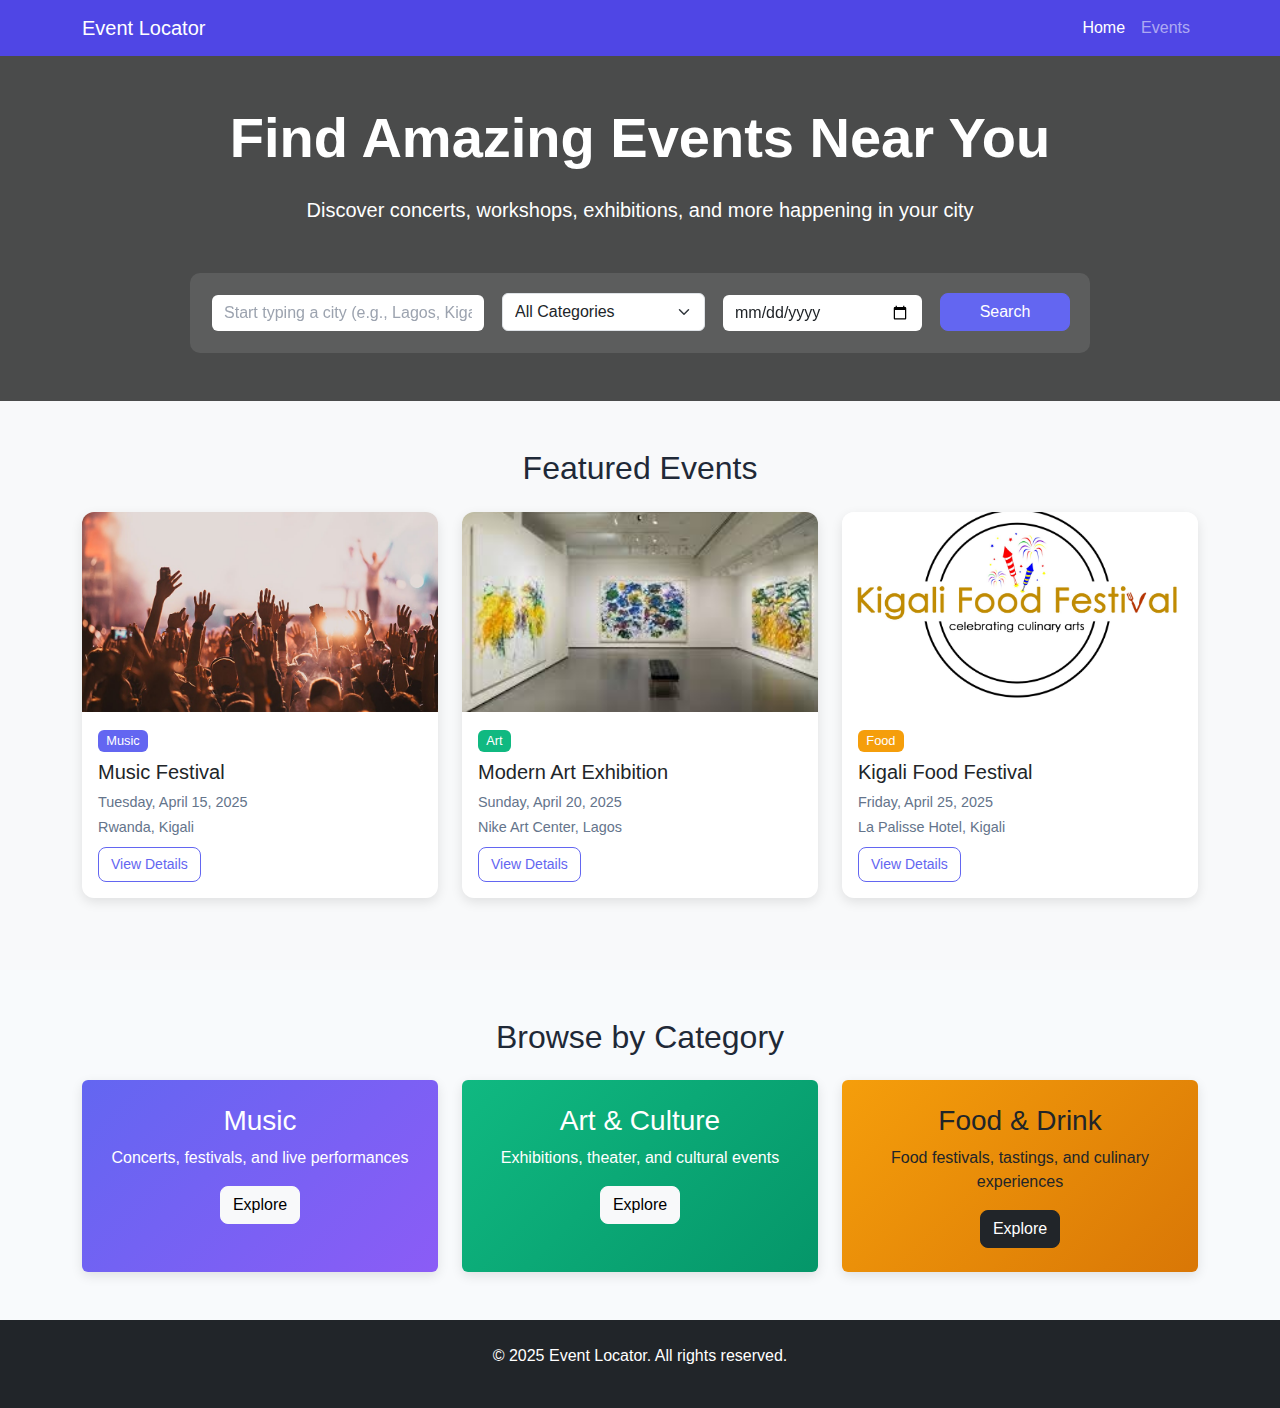
<file: index.html>
<!DOCTYPE html>
<html lang="en">
  <head>
    <meta charset="UTF-8" />
    <meta name="viewport" content="width=device-width, initial-scale=1.0" />
    <title>Event Locator - Find Events Near You</title>
    <!-- Bootstrap CSS -->
    <link
      href="https://cdn.jsdelivr.net/npm/bootstrap@5.3.0/dist/css/bootstrap.min.css"
      rel="stylesheet"
    />
    <!-- CSS Styling-->
    <link rel="stylesheet" href="css/styles.css" />
  </head>
  <body>
    <!-- Navigation -->
    <nav class="navbar navbar-expand-lg navbar-dark bg-primary">
      <div class="container">
        <a class="navbar-brand" href="index.html">Event Locator</a>
        <button
          class="navbar-toggler"
          type="button"
          data-bs-toggle="collapse"
          data-bs-target="#navbarNav"
        >
          <span class="navbar-toggler-icon"></span>
        </button>
        <div class="collapse navbar-collapse" id="navbarNav">
          <ul class="navbar-nav ms-auto">
            <li class="nav-item">
              <a class="nav-link active" href="index.html">Home</a>
            </li>
            <li class="nav-item">
              <a class="nav-link" href="events.html">Events</a>
            </li>
          </ul>
        </div>
      </div>
    </nav>

    <!-- Hero Section -->
    <header class="hero-section text-center py-5">
      <div class="container">
        <h1 class="display-4 mb-4">Find Amazing Events Near You</h1>
        <p class="lead mb-5">
          Discover concerts, workshops, exhibitions, and more happening in your
          city
        </p>

        <!-- Search Form -->
        <div class="search-container mx-auto">
          <form
            id="searchForm"
            action="events.html"
            class="row g-3 justify-content-center"
          >
            <div class="col-md-4">
              <input
                type="text"
                class="form-control"
                id="cityInput"
                placeholder="Start typing a city (e.g., Lagos, Kigali)"
                required
                autocomplete="off"
              />
            </div>
            <div class="col-md-3">
              <select class="form-select" id="categorySelect">
                <option value="">All Categories</option>
                <option value="music">Music</option>
                <option value="art">Art & Culture</option>
                <option value="food">Food & Drink</option>
                <option value="sports">Sports</option>
                <option value="technology">Technology</option>
              </select>
            </div>
            <div class="col-md-3">
              <input type="date" class="form-control" id="dateInput" />
            </div>
            <div class="col-md-2">
              <button type="submit" class="btn btn-primary w-100">
                Search
              </button>
            </div>
          </form>
        </div>
      </div>
    </header>

    <!-- Featured Events Section -->
    <section class="featured-events py-5 bg-light">
      <div class="container">
        <h2 class="text-center mb-4">Featured Events</h2>
        <div class="row" id="featuredEvents"></div>
      </div>
    </section>

    <!-- Categories Section -->
    <section class="categories-section py-5">
      <div class="container">
        <h2 class="text-center mb-4">Browse by Category</h2>
        <div class="row row-cols-1 row-cols-md-3 g-4 text-center">
          <div class="col">
            <div class="category-card p-4 rounded bg-primary text-white">
              <h3>Music</h3>
              <p>Concerts, festivals, and live performances</p>
              <a href="events.html?category=music" class="btn btn-light"
                >Explore</a
              >
            </div>
          </div>
          <div class="col">
            <div class="category-card p-4 rounded bg-success text-white">
              <h3>Art & Culture</h3>
              <p>Exhibitions, theater, and cultural events</p>
              <a href="events.html?category=art" class="btn btn-light"
                >Explore</a
              >
            </div>
          </div>
          <div class="col">
            <div class="category-card p-4 rounded bg-warning text-dark">
              <h3>Food & Drink</h3>
              <p>Food festivals, tastings, and culinary experiences</p>
              <a href="events.html?category=food" class="btn btn-dark"
                >Explore</a
              >
            </div>
          </div>
        </div>
      </div>
    </section>

    <!-- Footer -->
    <footer class="bg-dark text-white py-4">
      <div class="container text-center">
        <p>&copy; 2025 Event Locator. All rights reserved.</p>
      </div>
    </footer>

    <!-- Bootstrap JS Bundle with Popper -->
    <script src="https://cdn.jsdelivr.net/npm/bootstrap@5.3.0/dist/js/bootstrap.bundle.min.js"></script>
    <!-- JS -->
    <script src="js/data.js"></script>
    <script src="js/autocomplete.js"></script>
    <script src="js/app.js"></script>
  </body>
</html>
</file>
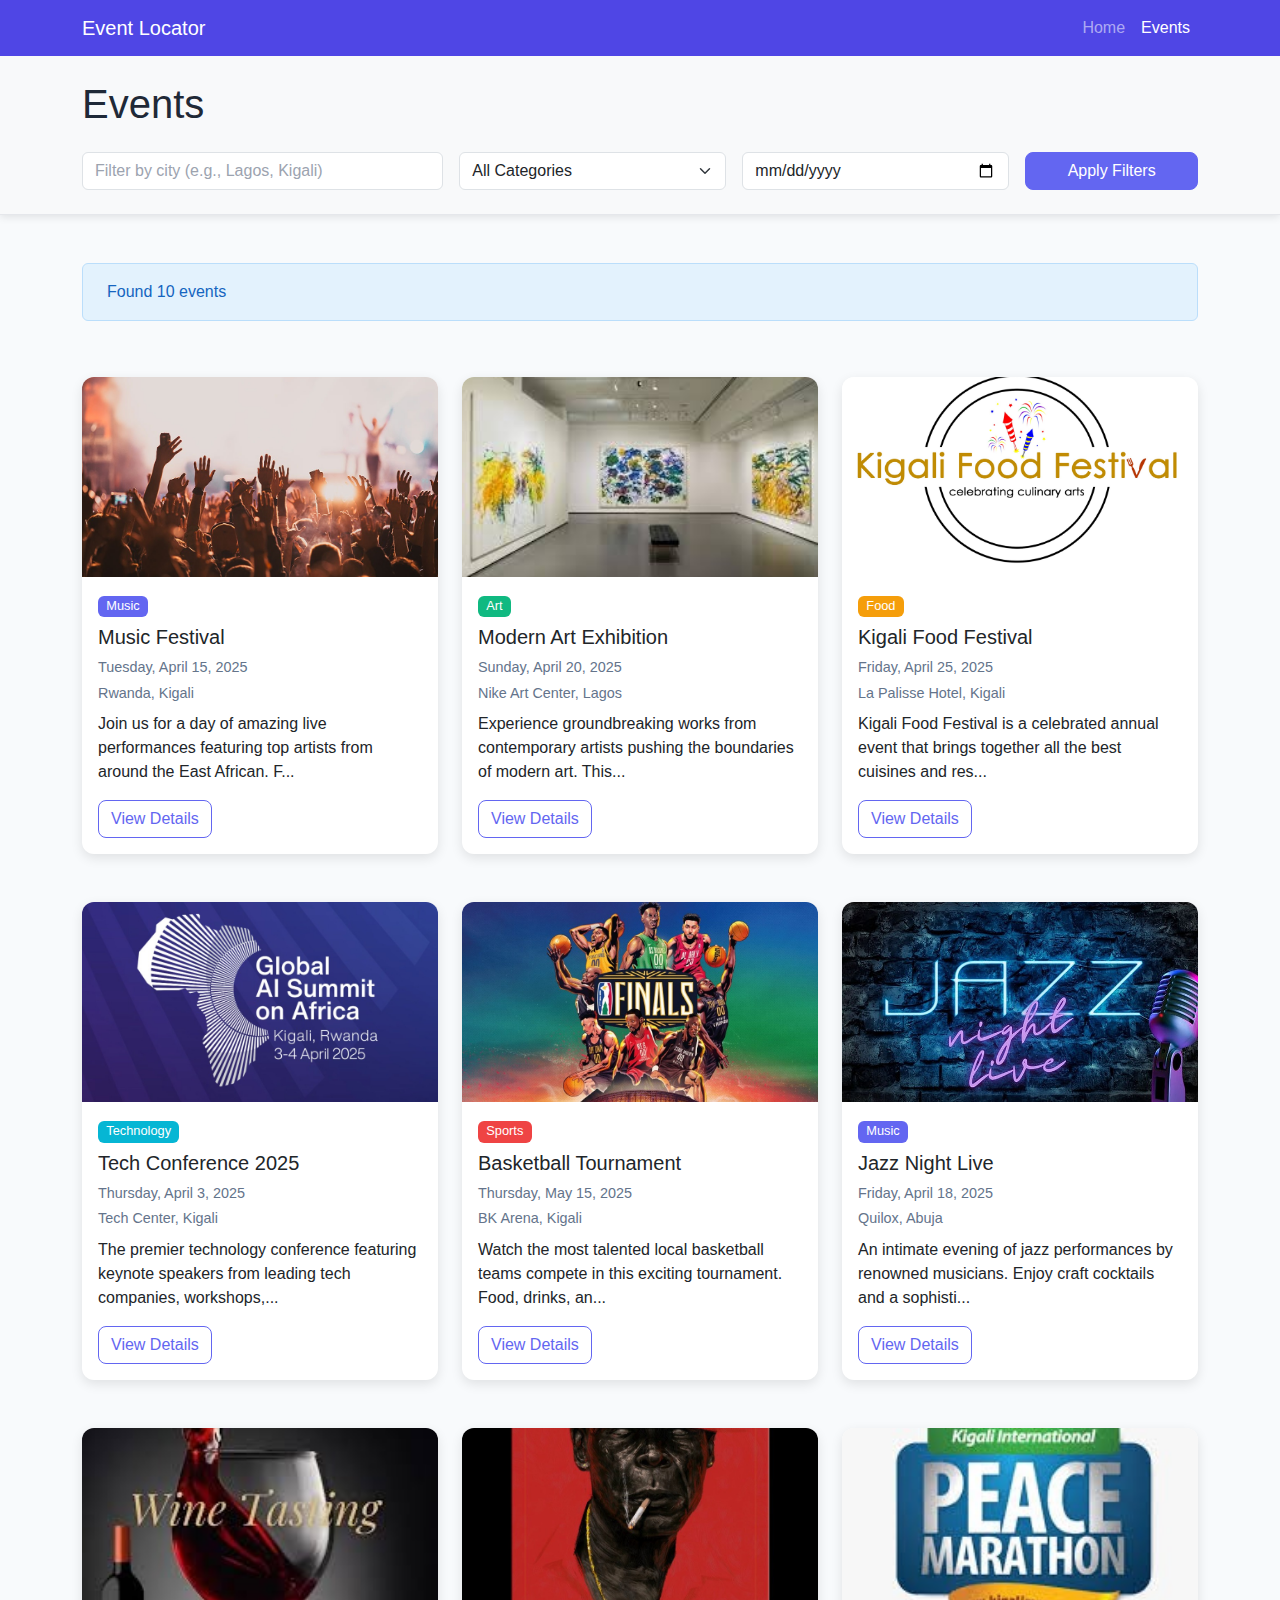
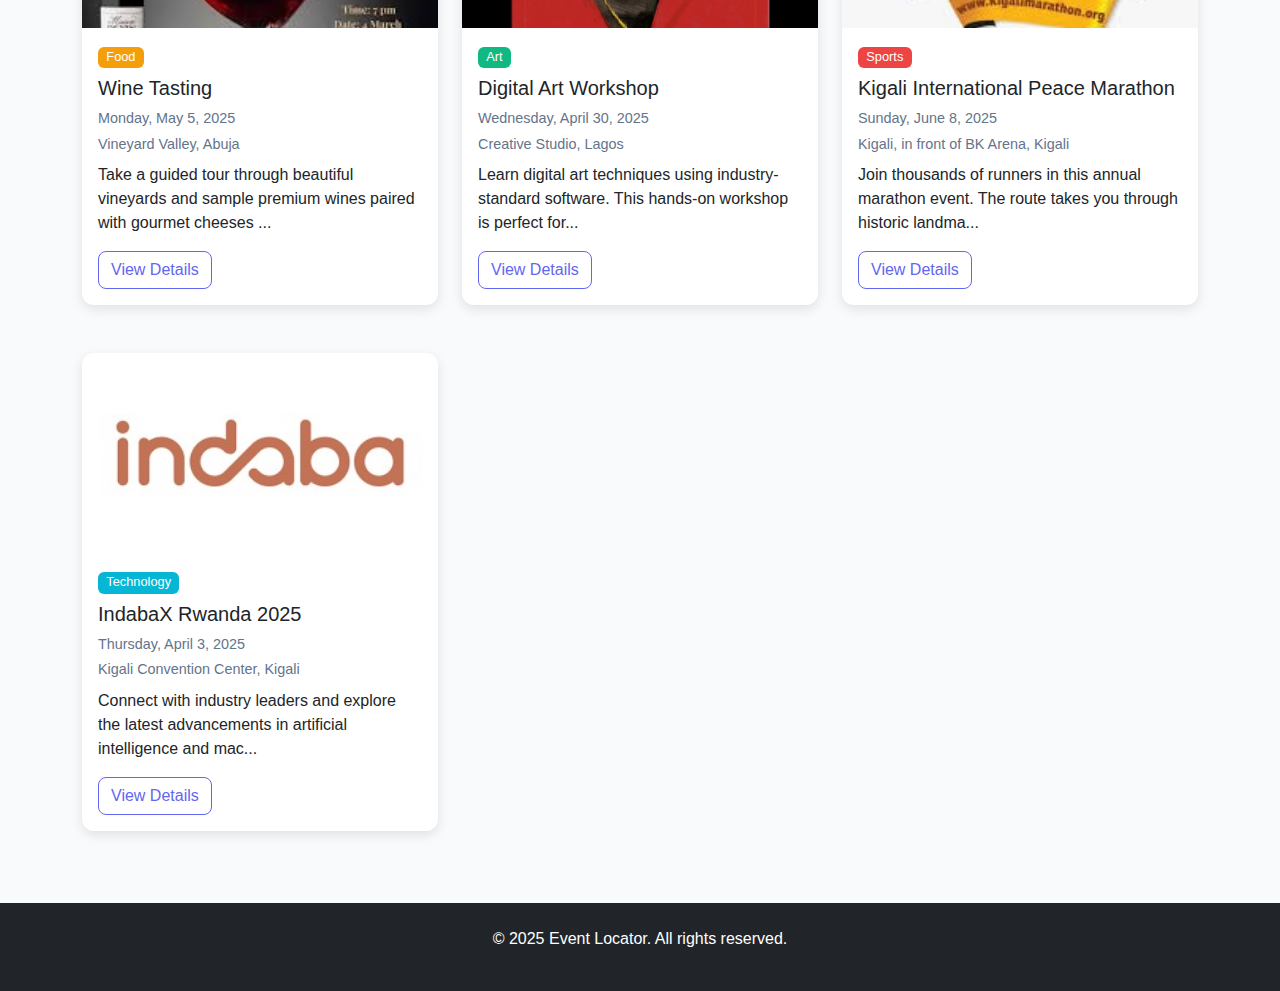
<file: event-details.html>
<!DOCTYPE html>
<html lang="en">
  <head>
    <meta charset="UTF-8" />
    <meta name="viewport" content="width=device-width, initial-scale=1.0" />
    <title>Event Details - Event Locator</title>
    <!-- Bootstrap CSS -->
    <link
      href="https://cdn.jsdelivr.net/npm/bootstrap@5.3.0/dist/css/bootstrap.min.css"
      rel="stylesheet"
    />
    <!-- CSS Styling -->
    <link rel="stylesheet" href="css/styles.css" />
  </head>
  <body>
    <!-- Navigation -->
    <nav class="navbar navbar-expand-lg navbar-dark bg-primary">
      <div class="container">
        <a class="navbar-brand" href="index.html">Event Locator</a>
        <button
          class="navbar-toggler"
          type="button"
          data-bs-toggle="collapse"
          data-bs-target="#navbarNav"
        >
          <span class="navbar-toggler-icon"></span>
        </button>
        <div class="collapse navbar-collapse" id="navbarNav">
          <ul class="navbar-nav ms-auto">
            <li class="nav-item">
              <a class="nav-link" href="index.html">Home</a>
            </li>
            <li class="nav-item">
              <a class="nav-link" href="events.html">Events</a>
            </li>
          </ul>
        </div>
      </div>
    </nav>

    <!-- Event Details Section -->
    <section class="event-details py-5" id="eventDetailsContainer">
      <div class="container">
        <nav aria-label="breadcrumb">
          <ol class="breadcrumb">
            <li class="breadcrumb-item"><a href="index.html">Home</a></li>
            <li class="breadcrumb-item"><a href="events.html">Events</a></li>
            <li class="breadcrumb-item active" id="eventBreadcrumb">
              Event Details
            </li>
          </ol>
        </nav>

        <div class="row" id="eventDetails"></div>
      </div>
    </section>

    <!-- Related Events Section -->
    <section class="related-events py-5 bg-light">
      <div class="container">
        <h2 class="mb-4">Related Events</h2>
        <div class="row row-cols-1 row-cols-md-3 g-4" id="relatedEvents"></div>
      </div>
    </section>

    <!-- Footer -->
    <footer class="bg-dark text-white py-4">
      <div class="container text-center">
        <p>&copy; 2025 Event Locator. All rights reserved.</p>
      </div>
    </footer>

    <!-- Bootstrap JS Bundle with Popper -->
    <script src="https://cdn.jsdelivr.net/npm/bootstrap@5.3.0/dist/js/bootstrap.bundle.min.js"></script>
    <!-- JS -->
    <script src="js/data.js"></script>
    <script src="js/event-details.js"></script>
  </body>
</html>
</file>
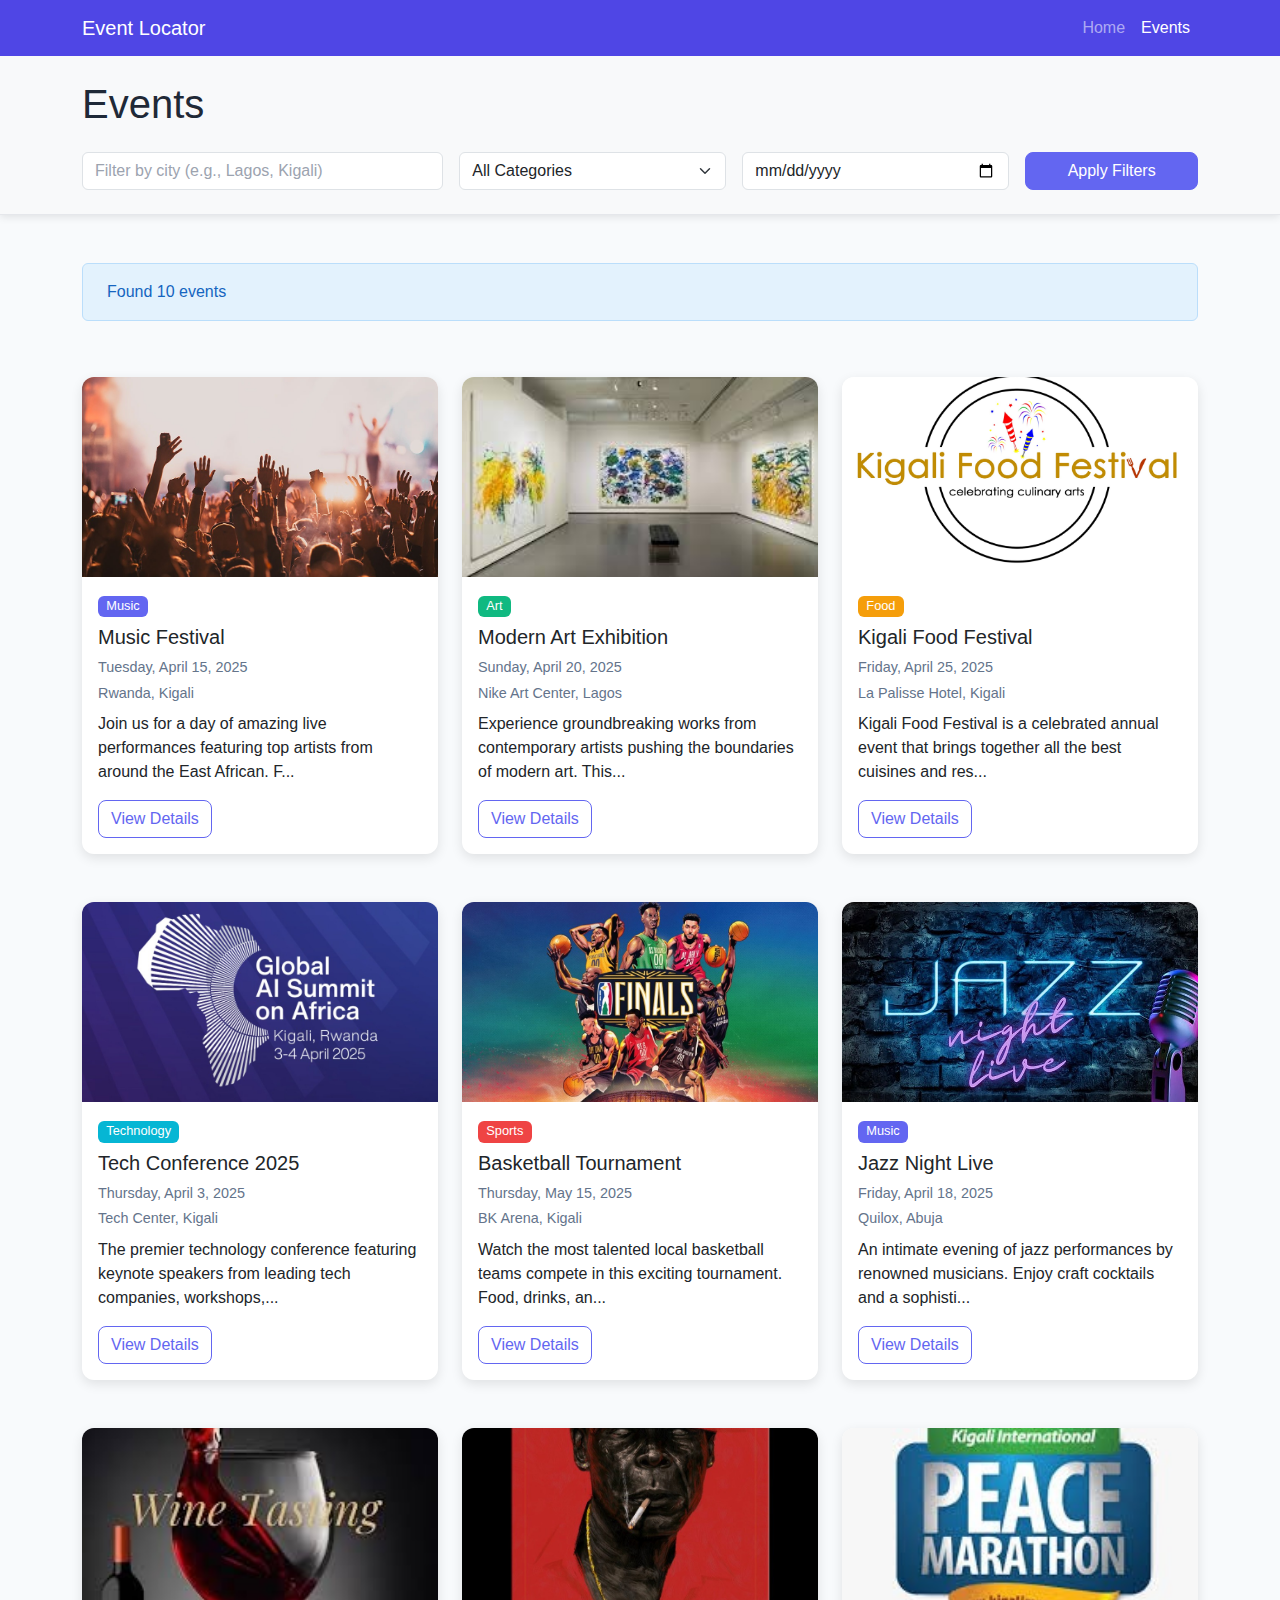
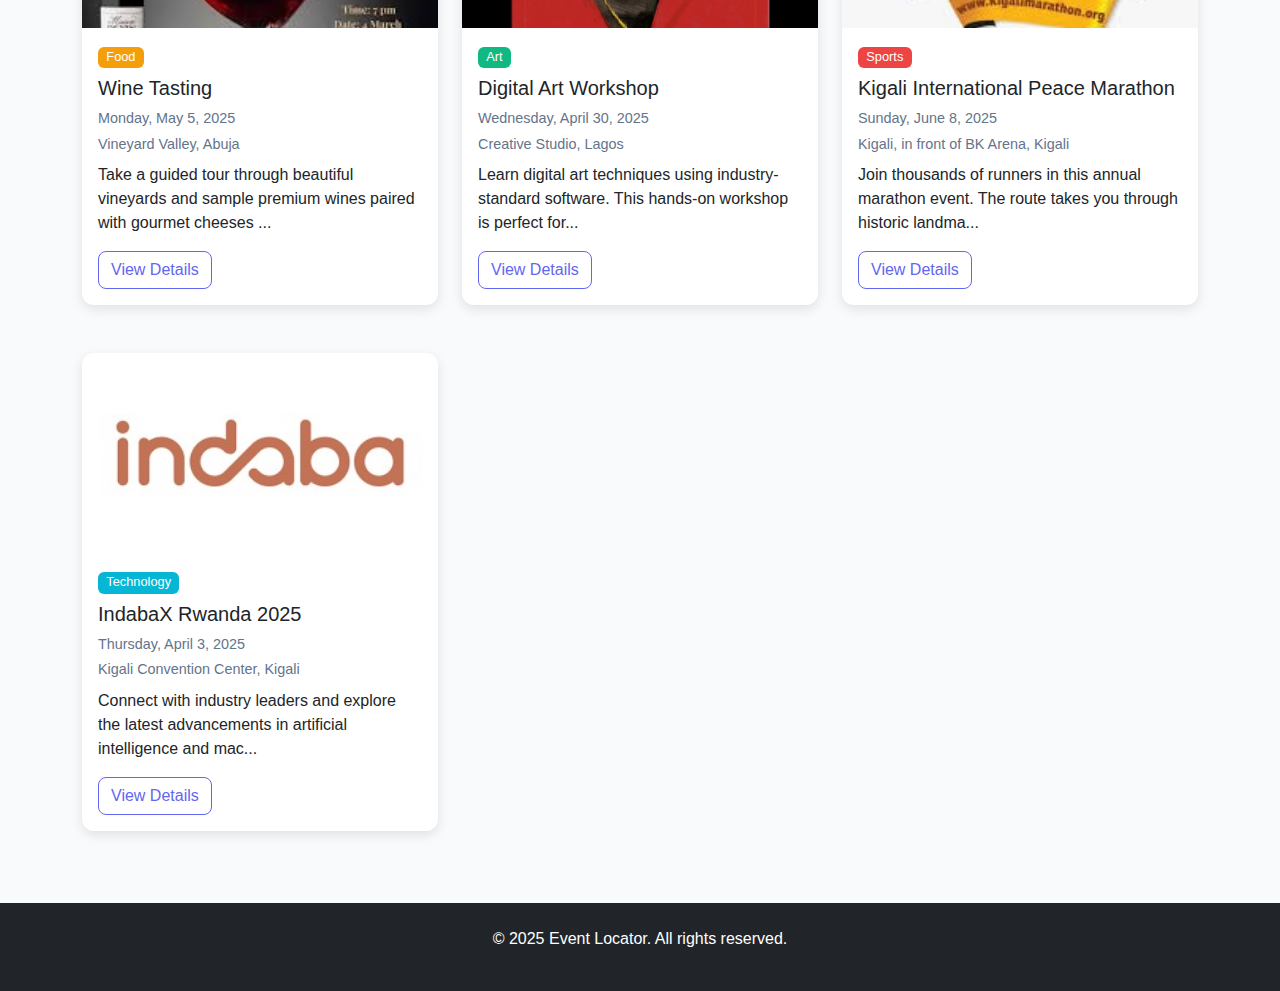
<file: events.html>
<!DOCTYPE html>
<html lang="en">
  <head>
    <meta charset="UTF-8" />
    <meta name="viewport" content="width=device-width, initial-scale=1.0" />
    <title>Events - Event Locator</title>
    <!-- Bootstrap CSS -->
    <link
      href="https://cdn.jsdelivr.net/npm/bootstrap@5.3.0/dist/css/bootstrap.min.css"
      rel="stylesheet"
    />
    <!-- CSS Styling -->
    <link rel="stylesheet" href="css/styles.css" />
  </head>
  <body>
    <!-- Navigation -->
    <nav class="navbar navbar-expand-lg navbar-dark bg-primary">
      <div class="container">
        <a class="navbar-brand" href="index.html">Event Locator</a>
        <button
          class="navbar-toggler"
          type="button"
          data-bs-toggle="collapse"
          data-bs-target="#navbarNav"
        >
          <span class="navbar-toggler-icon"></span>
        </button>
        <div class="collapse navbar-collapse" id="navbarNav">
          <ul class="navbar-nav ms-auto">
            <li class="nav-item">
              <a class="nav-link" href="index.html">Home</a>
            </li>
            <li class="nav-item">
              <a class="nav-link active" href="events.html">Events</a>
            </li>
          </ul>
        </div>
      </div>
    </nav>

    <!-- Filter Section -->
    <section class="filter-section py-4 bg-light">
      <div class="container">
        <h1 class="mb-4" id="resultsTitle">Events</h1>
        <div class="row g-3">
          <div class="col-md-4">
            <input
              type="text"
              class="form-control"
              id="cityFilter"
              placeholder="Filter by city (e.g., Lagos, Kigali)"
              autocomplete="off"
            />
          </div>
          <div class="col-md-3">
            <select class="form-select" id="categoryFilter">
              <option value="">All Categories</option>
              <option value="music">Music</option>
              <option value="art">Art & Culture</option>
              <option value="food">Food & Drink</option>
              <option value="sports">Sports</option>
              <option value="technology">Technology</option>
            </select>
          </div>
          <div class="col-md-3">
            <input type="date" class="form-control" id="dateFilter" />
          </div>
          <div class="col-md-2">
            <button id="filterButton" class="btn btn-primary w-100">
              Apply Filters
            </button>
          </div>
        </div>
      </div>
    </section>

    <!-- Events List Section -->
    <section class="events-list py-5">
      <div class="container">
        <div class="row g-4" id="eventsList"></div>
        <div id="noEvents" class="text-center py-5 d-none">
          <h3>No events found.</h3>
          <p>Try changing your search criteria.</p>
        </div>
      </div>
    </section>

    <!-- Footer -->
    <footer class="bg-dark text-white py-4">
      <div class="container text-center">
        <p>&copy; 2025 Event Locator. All rights reserved.</p>
      </div>
    </footer>

    <!-- Bootstrap JS Bundle with Popper -->
    <script src="https://cdn.jsdelivr.net/npm/bootstrap@5.3.0/dist/js/bootstrap.bundle.min.js"></script>
    <!-- JS -->
    <script src="js/data.js"></script>
    <script src="js/autocomplete.js"></script>
    <script src="js/events.js"></script>
  </body>
</html>
</file>
<file: css/styles.css>
/* CSS Variables for Modern Color Palette */
:root {
  /* Primary Colors */
  --primary-color: #6366f1; /* Indigo - Modern, trustworthy */
  --secondary-color: #8b5cf6; /* Purple - Creative, vibrant */
  --accent-color: #06b6d4; /* Cyan - Fresh, energetic */

  /* Supporting Colors */
  --success-color: #10b981; /* Emerald - Success, growth */
  --warning-color: #f59e0b; /* Amber - Attention, excitement */
  --danger-color: #ef4444; /* Red - Urgency, importance */

  /* Neutral Colors */
  --dark-color: #1f2937; /* Dark gray - Text, headers */
  --light-color: #f8fafc; /* Light gray - Backgrounds */
  --muted-color: #64748b; /* Muted gray - Secondary text */

  /* Additional Colors */
  --primary-hover: #4f46e5;
  --secondary-hover: #7c3aed;
  --accent-hover: #0891b2;
}

/* General Styles */
body {
  font-family: "Segoe UI", Tahoma, Geneva, Verdana, sans-serif;
  color: var(--dark-color);
  background-color: var(--light-color);
}

/* Navigation */
.navbar-dark.bg-primary {
  background-color: var(--primary-color) !important;
}

.navbar-dark.bg-primary:hover {
  background-color: var(--primary-hover) !important;
}

/* Hero Section */
.hero-section {
  background: linear-gradient(rgba(0, 0, 0, 0.7), rgba(0, 0, 0, 0.7)),
    url("https://api.placeholder.com/1600/800") no-repeat center center;
  background-size: cover;
  color: white;
  padding: 100px 0;
}

.hero-section h1 {
  font-weight: 700;
  margin-bottom: 1.5rem;
}

.search-container {
  max-width: 900px;
  padding: 20px;
  background-color: rgba(255, 255, 255, 0.1);
  border-radius: 10px;
  backdrop-filter: blur(10px);
}

/* Form Controls */
.form-control:focus,
.form-select:focus {
  border-color: var(--primary-color);
  box-shadow: 0 0 0 0.2rem rgba(99, 102, 241, 0.25);
}

.btn-primary {
  background-color: var(--primary-color);
  border-color: var(--primary-color);
}

.btn-primary:hover {
  background-color: var(--primary-hover);
  border-color: var(--primary-hover);
}

.btn-outline-primary {
  color: var(--primary-color);
  border-color: var(--primary-color);
}

.btn-outline-primary:hover {
  background-color: var(--primary-color);
  border-color: var(--primary-color);
}

/* Autocomplete Styles */
.autocomplete-dropdown {
  position: absolute;
  top: 100%;
  left: 0;
  right: 0;
  background: white;
  border: 1px solid #ddd;
  border-top: none;
  border-radius: 0 0 8px 8px;
  box-shadow: 0 4px 12px rgba(0, 0, 0, 0.15);
  z-index: 1000;
  max-height: 250px;
  overflow-y: auto;
  display: none;
}

.autocomplete-item {
  padding: 12px 16px;
  cursor: pointer;
  border-bottom: 1px solid #f0f0f0;
  display: flex;
  justify-content: space-between;
  align-items: center;
  transition: background-color 0.2s ease;
}

.autocomplete-item:hover {
  background-color: #f8fafc;
}

.autocomplete-item:last-child {
  border-bottom: none;
}

.autocomplete-item.selected {
  background-color: #e3f2fd;
  color: var(--primary-color);
}

/* Featured Events */
.event-card {
  transition: transform 0.3s ease, box-shadow 0.3s ease;
  height: 100%;
  border: none;
  box-shadow: 0 4px 12px rgba(0, 0, 0, 0.1);
  border-radius: 12px;
  overflow: hidden;
}

.event-card:hover {
  transform: translateY(-8px);
  box-shadow: 0 8px 25px rgba(0, 0, 0, 0.15);
}

.event-card .card-img-top {
  height: 200px;
  object-fit: cover;
}

.event-date {
  color: var(--muted-color);
  font-size: 0.9rem;
}

.event-location {
  color: var(--muted-color);
  font-size: 0.9rem;
}

.category-badge {
  font-size: 0.8rem;
  text-transform: capitalize;
  font-weight: 500;
}

/* Category Badge Colors */
.badge.bg-primary {
  background-color: var(--primary-color) !important;
}

.badge.bg-success {
  background-color: var(--success-color) !important;
}

.badge.bg-warning {
  background-color: var(--warning-color) !important;
}

.badge.bg-danger {
  background-color: var(--danger-color) !important;
}

.badge.bg-info {
  background-color: var(--accent-color) !important;
}

/* Categories Section */
.category-card {
  height: 100%;
  transition: transform 0.3s ease, box-shadow 0.3s ease;
  box-shadow: 0 4px 12px rgba(0, 0, 0, 0.1);
  border-radius: 12px;
  overflow: hidden;
}

.category-card:hover {
  transform: translateY(-8px);
  box-shadow: 0 8px 25px rgba(0, 0, 0, 0.15);
}

.category-card.bg-primary {
  background: linear-gradient(
    135deg,
    var(--primary-color),
    var(--secondary-color)
  ) !important;
}

.category-card.bg-success {
  background: linear-gradient(135deg, var(--success-color), #059669) !important;
}

.category-card.bg-warning {
  background: linear-gradient(135deg, var(--warning-color), #d97706) !important;
}

/* Event Details Page */
.event-banner {
  height: 300px;
  object-fit: cover;
  border-radius: 12px;
  box-shadow: 0 4px 12px rgba(0, 0, 0, 0.1);
}

.event-details .event-info-box {
  background-color: white;
  border-radius: 12px;
  padding: 24px;
  margin-bottom: 20px;
  box-shadow: 0 4px 12px rgba(0, 0, 0, 0.1);
  border: 1px solid #e5e7eb;
}

.event-details .event-info-box .info-label {
  font-weight: 600;
  color: var(--dark-color);
  margin-bottom: 4px;
}

.event-details .description {
  line-height: 1.8;
  color: var(--dark-color);
}

.event-price {
  color: var(--success-color);
  font-size: 1.1rem;
}

/* Filter Section */
.filter-section {
  background-color: white;
  box-shadow: 0 2px 8px rgba(0, 0, 0, 0.1);
  border-bottom: 1px solid #e5e7eb;
}

/* Loading States */
.loading {
  opacity: 0.6;
  pointer-events: none;
  position: relative;
}

.loading::after {
  content: "";
  position: absolute;
  top: 50%;
  left: 50%;
  width: 20px;
  height: 20px;
  margin: -10px 0 0 -10px;
  border: 2px solid var(--primary-color);
  border-top: 2px solid transparent;
  border-radius: 50%;
  animation: spin 1s linear infinite;
}

@keyframes spin {
  0% {
    transform: rotate(0deg);
  }
  100% {
    transform: rotate(360deg);
  }
}

/* Enhanced Button Styles */
.btn {
  border-radius: 8px;
  font-weight: 500;
  transition: all 0.2s ease;
}

.btn-sm {
  padding: 0.375rem 0.75rem;
  font-size: 0.875rem;
}

/* Alert Styles */
.alert-info {
  background-color: #e3f2fd;
  border-color: #bbdefb;
  color: #1565c0;
}

.alert-info i {
  margin-right: 8px;
}

/* Footer */
footer {
  background-color: var(--dark-color) !important;
  color: white;
}

/* Responsive adjustments */
@media (max-width: 768px) {
  .hero-section {
    padding: 60px 0;
  }

  .event-banner {
    height: 200px;
  }

  .search-container {
    padding: 15px;
  }

  .autocomplete-dropdown {
    max-height: 200px;
  }
}

/* Accessibility Improvements */
.autocomplete-item:focus {
  outline: 2px solid var(--primary-color);
  outline-offset: -2px;
}

/* Smooth scrolling */
html {
  scroll-behavior: smooth;
}

/* Focus styles for better accessibility */
.form-control:focus,
.form-select:focus,
.btn:focus {
  outline: 2px solid var(--primary-color);
  outline-offset: 2px;
}

/* Input placeholder styles */
.form-control::placeholder {
  color: #9ca3af;
  opacity: 1;
}

/* Enhanced card hover effects */
.card {
  transition: all 0.3s ease;
}

.card:hover {
  transform: translateY(-2px);
}

/* Search form enhancements */
.search-container form {
  position: relative;
}

.search-container .form-control {
  border-radius: 8px;
  border: 2px solid transparent;
  transition: all 0.2s ease;
}

.search-container .form-control:focus {
  border-color: var(--primary-color);
  box-shadow: 0 0 0 0.2rem rgba(99, 102, 241, 0.15);
}

/* Results count styling */
.results-count {
  background: linear-gradient(
    135deg,
    var(--primary-color),
    var(--secondary-color)
  );
  color: white;
  padding: 12px 20px;
  border-radius: 8px;
  margin-bottom: 20px;
  font-weight: 500;
}

/* No results styling */
.no-results {
  text-align: center;
  padding: 40px 20px;
  background: white;
  border-radius: 12px;
  box-shadow: 0 2px 8px rgba(0, 0, 0, 0.1);
}

.no-results h3 {
  color: var(--muted-color);
  margin-bottom: 10px;
}

.no-results p {
  color: var(--muted-color);
  margin-bottom: 20px;
}

/* Animation for autocomplete dropdown */
.autocomplete-dropdown {
  animation: slideDown 0.2s ease-out;
}

@keyframes slideDown {
  from {
    opacity: 0;
    transform: translateY(-10px);
  }
  to {
    opacity: 1;
    transform: translateY(0);
  }
}
</file>
